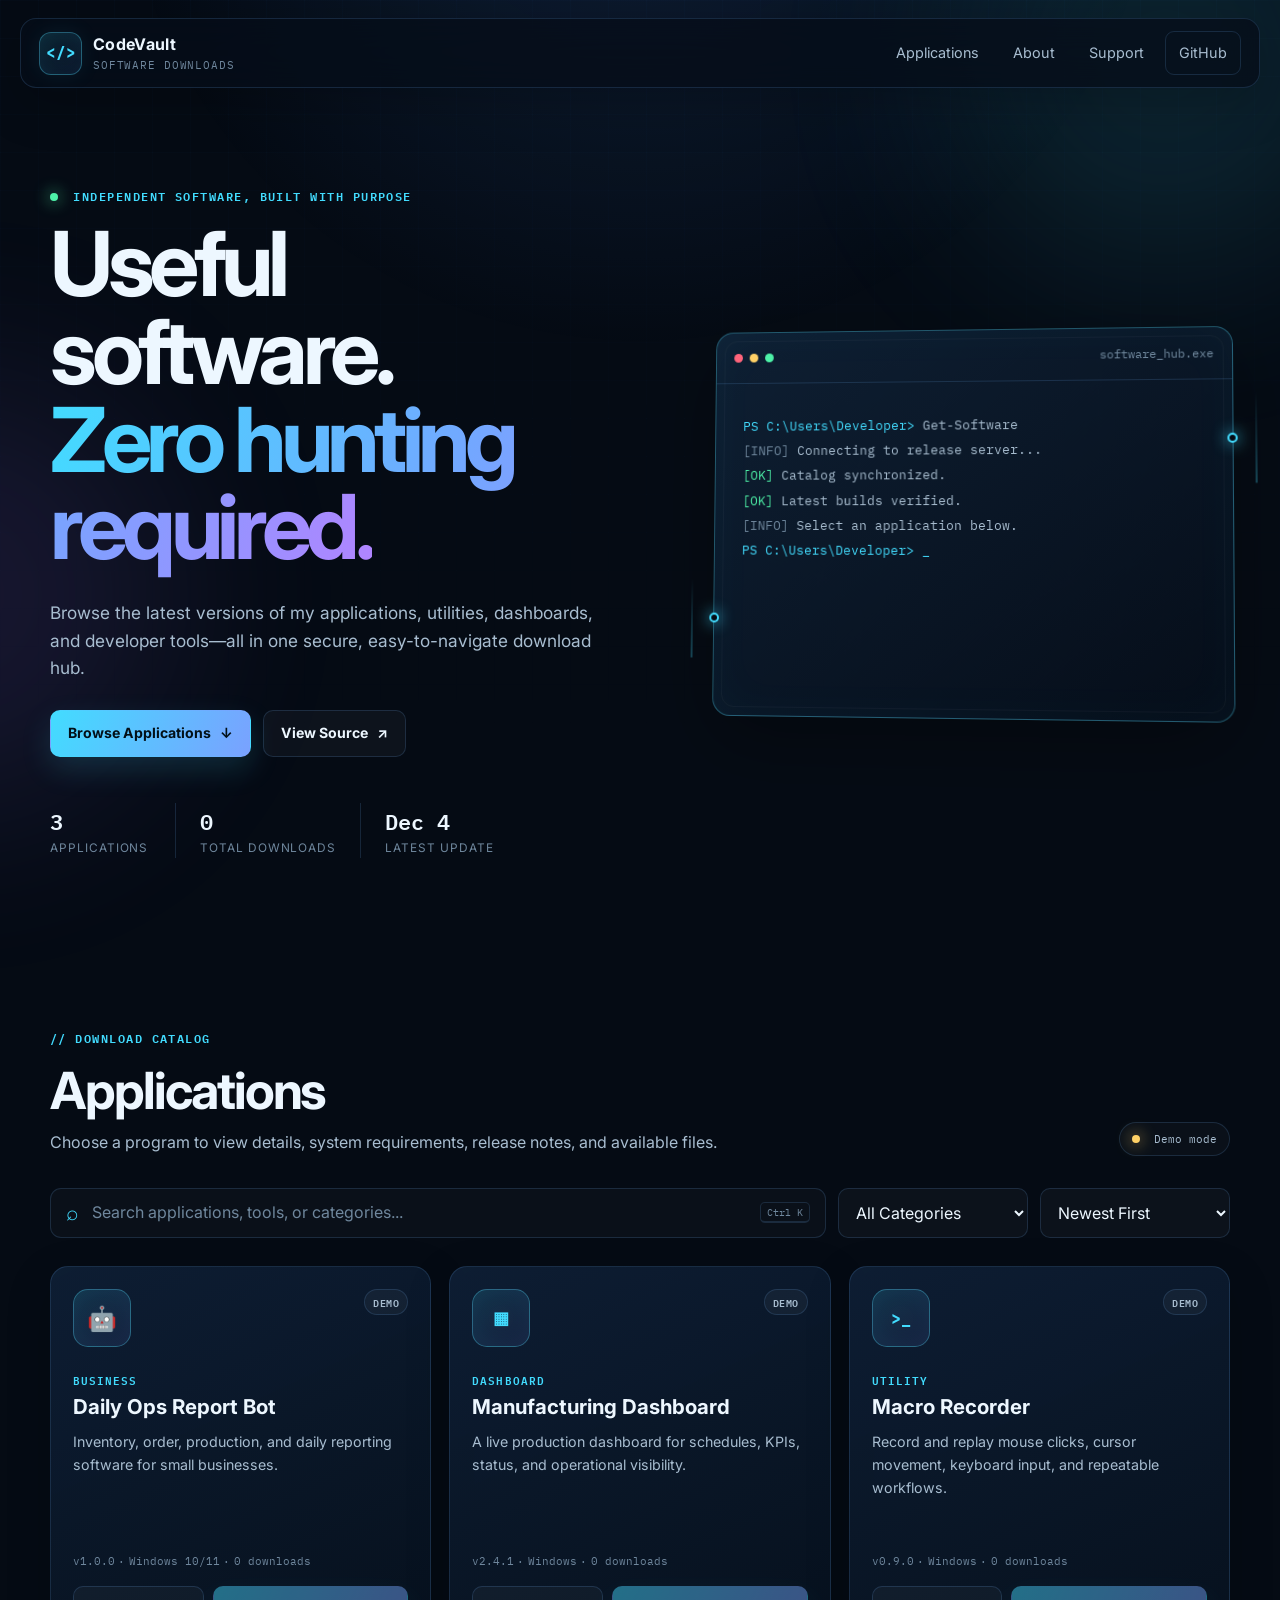
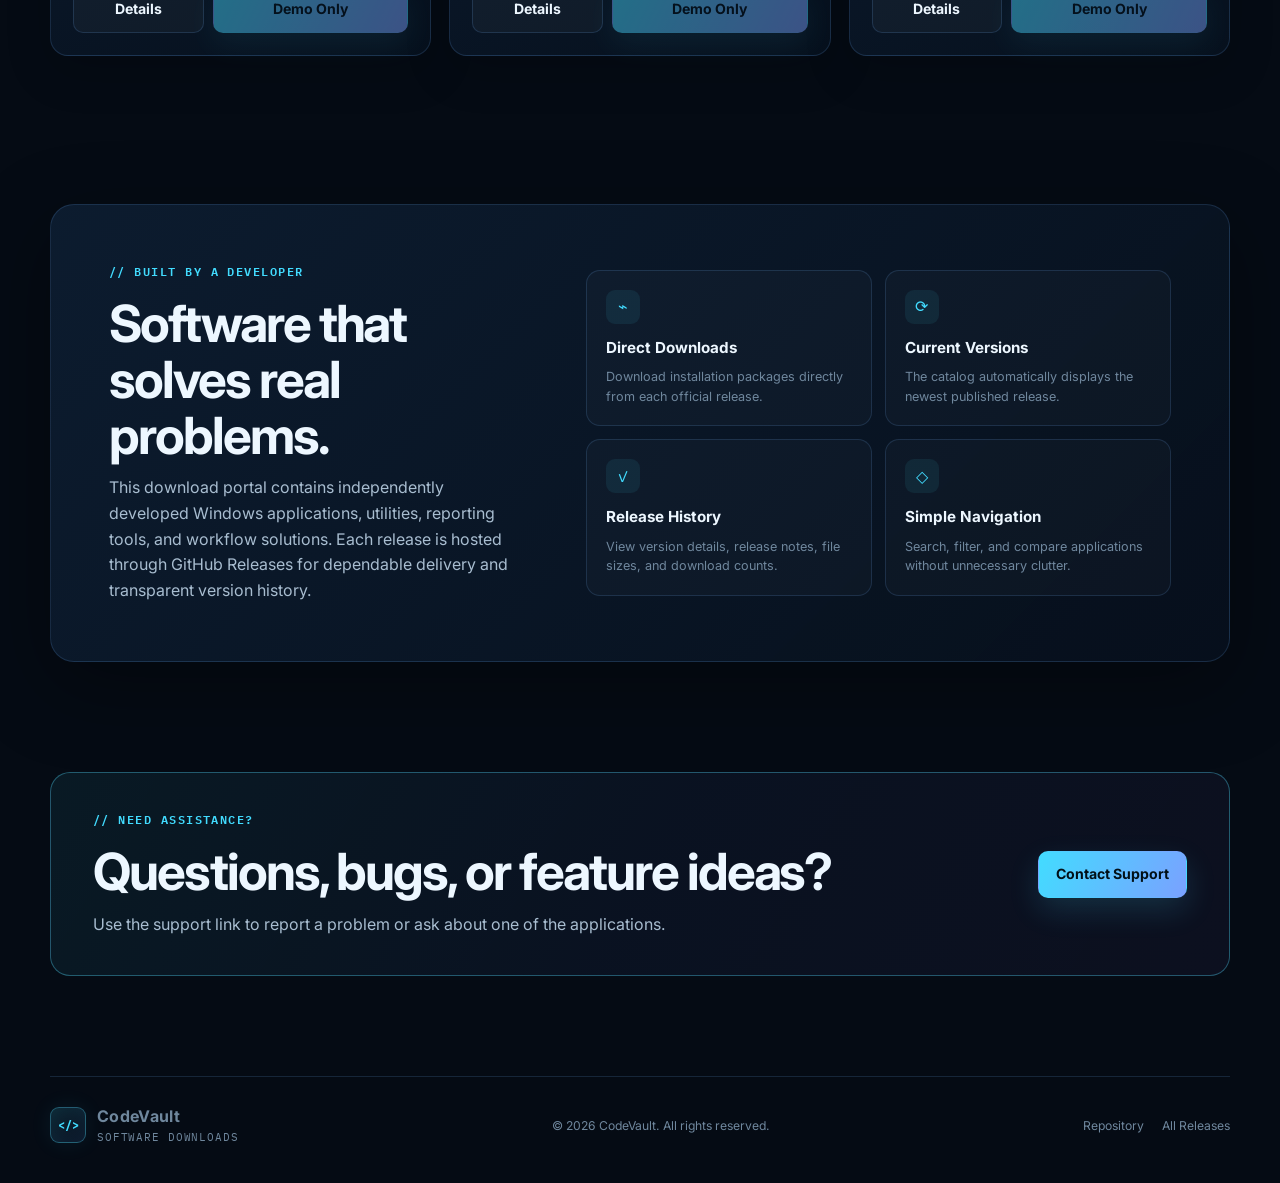
<file: index.html>
<!DOCTYPE html>
<html lang="en">
<head>
  <meta charset="UTF-8">
  <meta name="viewport" content="width=device-width, initial-scale=1.0">
  <meta name="description" content="A modern software download portal for desktop applications and developer tools.">
  <meta name="theme-color" content="#07111f">
  <title>CodeVault Downloads</title>
  <link rel="preconnect" href="https://api.github.com">
  <link rel="stylesheet" href="assets/css/styles.css">
  <script src="assets/js/config.js" defer></script>
  <script src="assets/js/app.js" defer></script>
</head>
<body>
  <div class="background-grid" aria-hidden="true"></div>
  <div class="orb orb-one" aria-hidden="true"></div>
  <div class="orb orb-two" aria-hidden="true"></div>

  <header class="site-header">
    <a class="brand" href="#top" aria-label="Go to homepage">
      <span class="brand-mark" aria-hidden="true">&lt;/&gt;</span>
      <span>
        <strong data-brand-name>CodeVault</strong>
        <small>Software Downloads</small>
      </span>
    </a>

    <button class="nav-toggle" type="button" aria-expanded="false" aria-controls="main-nav">
      <span></span><span></span><span></span>
      <span class="sr-only">Open navigation</span>
    </button>

    <nav id="main-nav" class="main-nav" aria-label="Main navigation">
      <a href="#applications">Applications</a>
      <a href="#about">About</a>
      <a href="#support">Support</a>
      <a class="nav-github" data-repo-link href="#" target="_blank" rel="noopener noreferrer">GitHub</a>
    </nav>
  </header>

  <main id="top">
    <section class="hero shell">
      <div class="hero-copy">
        <p class="eyebrow"><span class="status-dot"></span> Independent software, built with purpose</p>
        <h1>Useful software.<br><span class="gradient-text">Zero hunting required.</span></h1>
        <p class="hero-text">
          Browse the latest versions of my applications, utilities, dashboards, and developer tools—all in one secure, easy-to-navigate download hub.
        </p>
        <div class="hero-actions">
          <a class="button button-primary" href="#applications">Browse Applications <span aria-hidden="true">↓</span></a>
          <a class="button button-secondary" data-repo-link href="#" target="_blank" rel="noopener noreferrer">View Source <span aria-hidden="true">↗</span></a>
        </div>
        <div class="hero-stats" aria-label="Download portal statistics">
          <div><strong id="app-count">0</strong><span>Applications</span></div>
          <div><strong id="download-count">0</strong><span>Total Downloads</span></div>
          <div><strong id="latest-date">—</strong><span>Latest Update</span></div>
        </div>
      </div>

      <div class="terminal-card" aria-label="Decorative terminal window">
        <div class="terminal-bar">
          <div class="terminal-dots"><span></span><span></span><span></span></div>
          <span>software_hub.exe</span>
        </div>
        <div class="terminal-body" aria-hidden="true">
          <p><span class="prompt">PS C:\Users\Developer&gt;</span> Get-Software</p>
          <p><span class="muted">[INFO]</span> Connecting to release server...</p>
          <p><span class="success">[OK]</span> Catalog synchronized.</p>
          <p><span class="success">[OK]</span> Latest builds verified.</p>
          <p><span class="muted">[INFO]</span> Select an application below.</p>
          <p><span class="prompt">PS C:\Users\Developer&gt;</span> <span class="cursor">_</span></p>
        </div>
        <div class="circuit-node node-a"></div>
        <div class="circuit-node node-b"></div>
        <div class="circuit-line line-a"></div>
        <div class="circuit-line line-b"></div>
      </div>
    </section>

    <section id="applications" class="catalog-section shell">
      <div class="section-heading">
        <div>
          <p class="eyebrow">// Download catalog</p>
          <h2>Applications</h2>
          <p>Choose a program to view details, system requirements, release notes, and available files.</p>
        </div>
        <div class="sync-badge" id="sync-badge" title="Catalog status">
          <span class="status-dot"></span>
          <span id="sync-text">Connecting...</span>
        </div>
      </div>

      <div class="catalog-toolbar">
        <label class="search-box">
          <span aria-hidden="true">⌕</span>
          <span class="sr-only">Search applications</span>
          <input id="search-input" type="search" placeholder="Search applications, tools, or categories..." autocomplete="off">
          <kbd>Ctrl K</kbd>
        </label>
        <select id="category-filter" aria-label="Filter applications by category">
          <option value="all">All Categories</option>
        </select>
        <select id="sort-filter" aria-label="Sort applications">
          <option value="newest">Newest First</option>
          <option value="name">Name A–Z</option>
          <option value="downloads">Most Downloaded</option>
        </select>
      </div>

      <div id="loading-state" class="loading-state" aria-live="polite">
        <div class="loader"></div>
        <strong>Synchronizing release catalog...</strong>
        <span>Pulling the latest application data from GitHub.</span>
      </div>

      <div id="app-grid" class="app-grid" aria-live="polite"></div>

      <div id="empty-state" class="empty-state" hidden>
        <div class="empty-icon">404</div>
        <h3>No applications found</h3>
        <p>Try a different search phrase or category.</p>
        <button class="button button-secondary" id="clear-filters" type="button">Clear Filters</button>
      </div>
    </section>

    <section id="about" class="about-section shell">
      <div class="about-panel">
        <div>
          <p class="eyebrow">// Built by a developer</p>
          <h2>Software that solves real problems.</h2>
          <p data-about-text>
            This download portal contains independently developed Windows applications, utilities, reporting tools, and workflow solutions. Each release is hosted through GitHub Releases for dependable delivery and transparent version history.
          </p>
        </div>
        <div class="feature-grid">
          <article>
            <span aria-hidden="true">⌁</span>
            <h3>Direct Downloads</h3>
            <p>Download installation packages directly from each official release.</p>
          </article>
          <article>
            <span aria-hidden="true">⟳</span>
            <h3>Current Versions</h3>
            <p>The catalog automatically displays the newest published release.</p>
          </article>
          <article>
            <span aria-hidden="true">✓</span>
            <h3>Release History</h3>
            <p>View version details, release notes, file sizes, and download counts.</p>
          </article>
          <article>
            <span aria-hidden="true">◇</span>
            <h3>Simple Navigation</h3>
            <p>Search, filter, and compare applications without unnecessary clutter.</p>
          </article>
        </div>
      </div>
    </section>

    <section id="support" class="support-section shell">
      <div class="support-card">
        <div>
          <p class="eyebrow">// Need assistance?</p>
          <h2>Questions, bugs, or feature ideas?</h2>
          <p>Use the support link to report a problem or ask about one of the applications.</p>
        </div>
        <a class="button button-primary" id="support-link" href="mailto:support@example.com">Contact Support</a>
      </div>
    </section>
  </main>

  <footer class="site-footer shell">
    <div class="brand footer-brand">
      <span class="brand-mark" aria-hidden="true">&lt;/&gt;</span>
      <span><strong data-brand-name>CodeVault</strong><small>Software Downloads</small></span>
    </div>
    <p>© <span id="current-year"></span> <span data-brand-name>CodeVault</span>. All rights reserved.</p>
    <div class="footer-links">
      <a data-repo-link href="#" target="_blank" rel="noopener noreferrer">Repository</a>
      <a data-releases-link href="#" target="_blank" rel="noopener noreferrer">All Releases</a>
    </div>
  </footer>

  <dialog id="details-modal" class="details-modal">
    <button class="modal-close" type="button" aria-label="Close application details">×</button>
    <div id="modal-content"></div>
  </dialog>

  <template id="app-card-template">
    <article class="app-card">
      <div class="app-card-top">
        <div class="app-icon" aria-hidden="true"></div>
        <div class="app-badges"></div>
      </div>
      <div class="app-card-copy">
        <p class="app-category"></p>
        <h3 class="app-title"></h3>
        <p class="app-summary"></p>
      </div>
      <div class="app-meta">
        <span class="app-version"></span>
        <span class="app-platform"></span>
        <span class="app-downloads"></span>
      </div>
      <div class="app-card-actions">
        <button class="button button-secondary details-button" type="button">Details</button>
        <a class="button button-primary download-button" href="#">Download</a>
      </div>
    </article>
  </template>

  <noscript>
    <div class="noscript-message">JavaScript is required to load the application catalog.</div>
  </noscript>
</body>
</html>
</file>
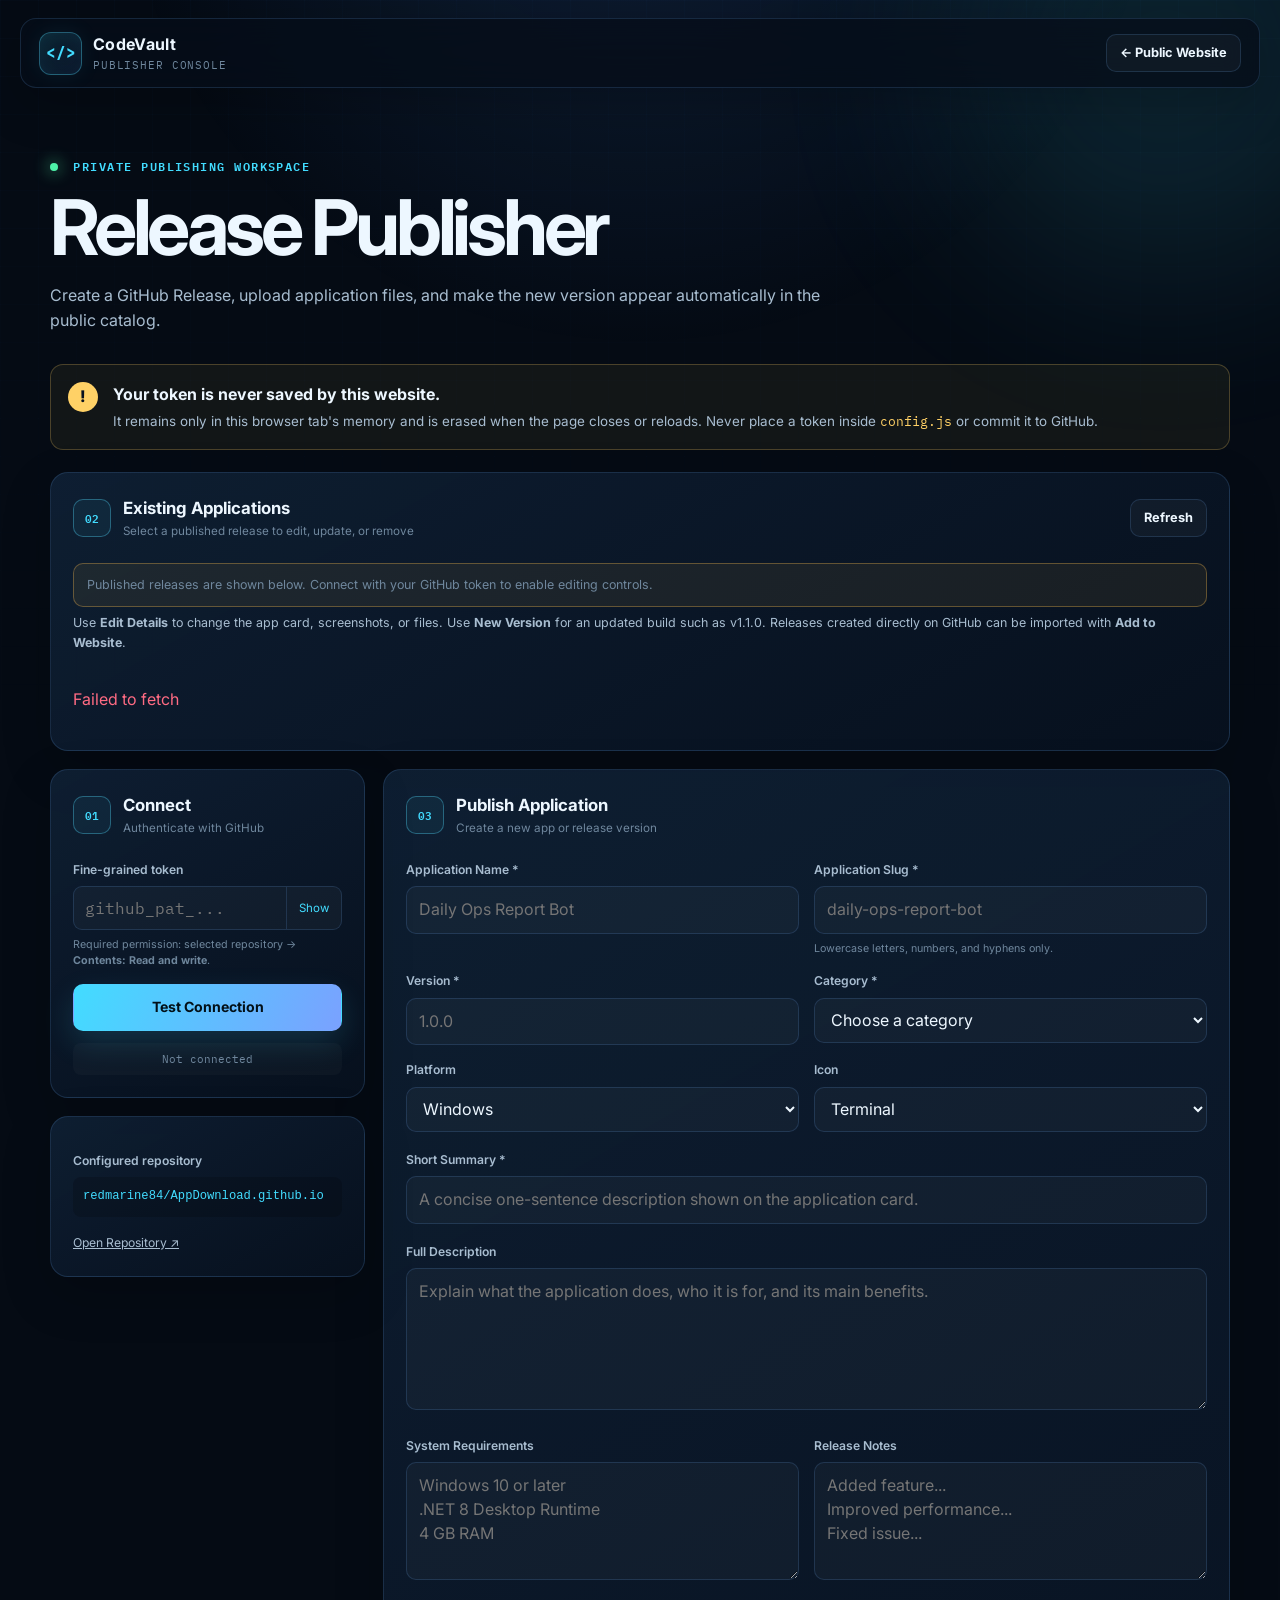
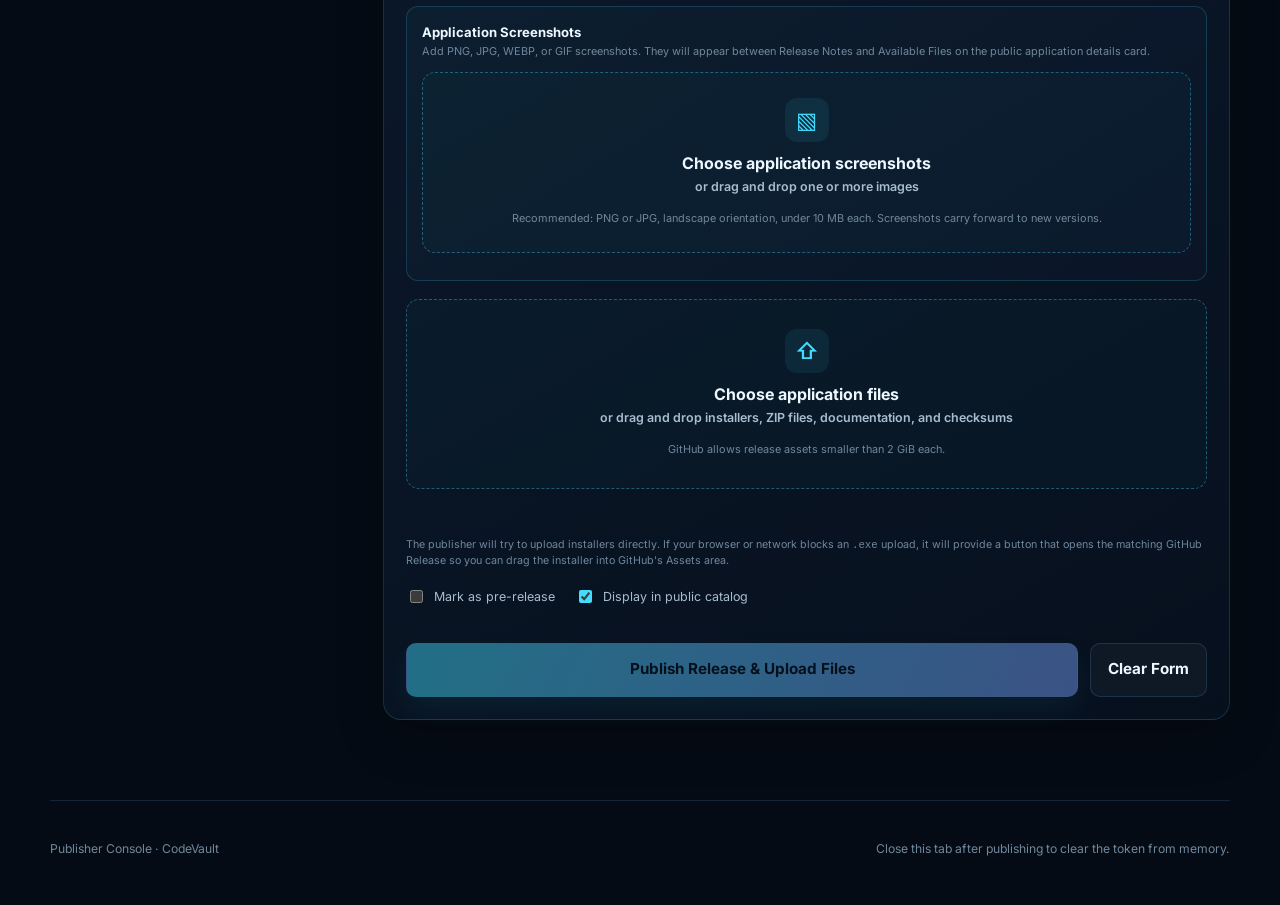
<file: admin.html>
<!DOCTYPE html>
<html lang="en">
<head>
  <meta charset="UTF-8">
  <meta name="viewport" content="width=device-width, initial-scale=1.0">
  <meta name="robots" content="noindex,nofollow,noarchive">
  <meta name="theme-color" content="#07111f">
  <title>Publisher Console | CodeVault</title>
  <link rel="stylesheet" href="assets/css/styles.css">
  <script src="assets/js/config.js" defer></script>
  <script src="assets/js/admin.js" defer></script>
</head>
<body class="admin-body">
  <div class="background-grid" aria-hidden="true"></div>
  <div class="orb orb-one" aria-hidden="true"></div>

  <header class="site-header">
    <a class="brand" href="index.html">
      <span class="brand-mark" aria-hidden="true">&lt;/&gt;</span>
      <span><strong data-brand-name>CodeVault</strong><small>Publisher Console</small></span>
    </a>
    <a class="button button-secondary button-small" href="index.html">← Public Website</a>
  </header>

  <main class="admin-shell shell">
    <section class="admin-intro">
      <p class="eyebrow"><span class="status-dot"></span> Private publishing workspace</p>
      <h1>Release Publisher</h1>
      <p>Create a GitHub Release, upload application files, and make the new version appear automatically in the public catalog.</p>
    </section>

    <div class="security-notice">
      <span class="notice-icon" aria-hidden="true">!</span>
      <div>
        <strong>Your token is never saved by this website.</strong>
        <p>It remains only in this browser tab's memory and is erased when the page closes or reloads. Never place a token inside <code>config.js</code> or commit it to GitHub.</p>
      </div>
    </div>

    <section class="admin-panel recent-panel management-panel" id="manage-apps">
      <div class="panel-heading">
        <span class="step-number">02</span>
        <div><h2>Existing Applications</h2><p>Select a published release to edit, update, or remove</p></div>
        <button id="refresh-releases" class="button button-secondary button-small" type="button">Refresh</button>
      </div>
      <div id="management-connection-note" class="management-connection-note">
        Published releases are shown below. Connect with your GitHub token to enable editing controls.
      </div>
      <p class="management-help">Use <strong>Edit Details</strong> to change the app card, screenshots, or files. Use <strong>New Version</strong> for an updated build such as v1.1.0. Releases created directly on GitHub can be imported with <strong>Add to Website</strong>.</p>
      <div id="recent-releases" class="recent-releases">
        <p class="muted-text">Loading published releases...</p>
      </div>
    </section>

    <section class="admin-layout">
      <aside class="admin-sidebar">
        <div class="admin-panel">
          <div class="panel-heading">
            <span class="step-number">01</span>
            <div><h2>Connect</h2><p>Authenticate with GitHub</p></div>
          </div>

          <label class="field-label" for="github-token">Fine-grained token</label>
          <div class="password-field">
            <input id="github-token" type="password" autocomplete="off" spellcheck="false" placeholder="github_pat_...">
            <button id="toggle-token" type="button" aria-label="Show or hide token">Show</button>
          </div>
          <p class="field-help">Required permission: selected repository → <strong>Contents: Read and write</strong>.</p>

          <button id="connect-button" class="button button-primary button-full" type="button">Test Connection</button>
          <div id="connection-status" class="connection-status" aria-live="polite">Not connected</div>
        </div>

        <div class="admin-panel repo-panel">
          <p class="field-label">Configured repository</p>
          <code id="configured-repo">OWNER/REPOSITORY</code>
          <a data-repo-link href="#" target="_blank" rel="noopener noreferrer">Open Repository ↗</a>
        </div>
      </aside>

      <section class="admin-panel release-panel">
        <div class="panel-heading">
          <span class="step-number">03</span>
          <div><h2 id="editor-title">Publish Application</h2><p id="editor-subtitle">Create a new app or release version</p></div>
        </div>

        <div id="editor-mode" class="editor-mode" hidden>
          <div>
            <strong id="editor-mode-title">Editing release</strong>
            <span id="editor-mode-detail"></span>
          </div>
          <button id="cancel-edit" class="button button-secondary button-small" type="button">Cancel</button>
        </div>

        <form id="release-form" novalidate>
          <div class="form-grid two-columns">
            <label>
              <span>Application Name *</span>
              <input id="app-name" name="appName" type="text" required maxlength="80" placeholder="Daily Ops Report Bot">
            </label>
            <label>
              <span>Application Slug *</span>
              <input id="app-slug" name="slug" type="text" required maxlength="60" pattern="[a-z0-9-]+" placeholder="daily-ops-report-bot">
              <small>Lowercase letters, numbers, and hyphens only.</small>
            </label>
            <label>
              <span>Version *</span>
              <input id="version" name="version" type="text" required maxlength="30" placeholder="1.0.0">
            </label>
            <label>
              <span>Category *</span>
              <select id="category" name="category" required>
                <option value="">Choose a category</option>
                <option>Business</option>
                <option>Dashboard</option>
                <option>Developer Tool</option>
                <option>Manufacturing</option>
                <option>Productivity</option>
                <option>Utility</option>
                <option>Other</option>
              </select>
            </label>
            <label>
              <span>Platform</span>
              <select id="platform" name="platform">
                <option>Windows</option>
                <option>Windows 10/11</option>
                <option>Cross-platform</option>
                <option>Web</option>
                <option>Linux</option>
                <option>macOS</option>
              </select>
            </label>
            <label>
              <span>Icon</span>
              <select id="icon" name="icon">
                <option value="terminal">Terminal</option>
                <option value="dashboard">Dashboard</option>
                <option value="database">Database</option>
                <option value="gear">Gear</option>
                <option value="package">Package</option>
                <option value="robot">Robot</option>
                <option value="chart">Chart</option>
                <option value="code">Code</option>
              </select>
            </label>
          </div>

          <label>
            <span>Short Summary *</span>
            <input id="summary" name="summary" type="text" required maxlength="180" placeholder="A concise one-sentence description shown on the application card.">
          </label>

          <label>
            <span>Full Description</span>
            <textarea id="description" name="description" rows="5" placeholder="Explain what the application does, who it is for, and its main benefits."></textarea>
          </label>

          <div class="form-grid two-columns">
            <label>
              <span>System Requirements</span>
              <textarea id="requirements" name="requirements" rows="4" placeholder="Windows 10 or later&#10;.NET 8 Desktop Runtime&#10;4 GB RAM"></textarea>
            </label>
            <label>
              <span>Release Notes</span>
              <textarea id="release-notes" name="releaseNotes" rows="4" placeholder="Added feature...&#10;Improved performance...&#10;Fixed issue..."></textarea>
            </label>
          </div>

          <section class="admin-screenshot-panel" aria-labelledby="screenshot-upload-title">
            <div class="existing-assets-heading screenshot-section-heading">
              <div>
                <strong id="screenshot-upload-title">Application Screenshots</strong>
                <span>Add PNG, JPG, WEBP, or GIF screenshots. They will appear between Release Notes and Available Files on the public application details card.</span>
              </div>
            </div>

            <div id="existing-screenshots-panel" class="existing-screenshots-panel" hidden>
              <div class="existing-assets-heading">
                <div><strong>Current Screenshots</strong><span>Mark a screenshot for removal, or upload an image with the same filename to replace it.</span></div>
              </div>
              <div id="existing-screenshots" class="existing-screenshots"></div>
            </div>

            <label class="file-drop screenshot-drop" id="screenshot-drop">
              <input id="screenshot-files" name="screenshots" type="file" multiple accept="image/png,image/jpeg,image/webp,image/gif,.png,.jpg,.jpeg,.webp,.gif">
              <span class="drop-icon" aria-hidden="true">▧</span>
              <strong>Choose application screenshots</strong>
              <span>or drag and drop one or more images</span>
              <small>Recommended: PNG or JPG, landscape orientation, under 10 MB each. Screenshots carry forward to new versions.</small>
            </label>
            <div id="screenshot-list" class="screenshot-upload-list"></div>
          </section>

          <div id="existing-assets-panel" class="existing-assets-panel" hidden>
            <div class="existing-assets-heading">
              <div><strong>Existing Files</strong><span>Mark a file for removal, or upload a new file with the same name to replace it.</span></div>
            </div>
            <div id="existing-assets" class="existing-assets"></div>
          </div>

          <label class="file-drop" id="file-drop">
            <input id="release-files" name="files" type="file" multiple>
            <span class="drop-icon" aria-hidden="true">⇧</span>
            <strong>Choose application files</strong>
            <span>or drag and drop installers, ZIP files, documentation, and checksums</span>
            <small>GitHub allows release assets smaller than 2 GiB each.</small>
          </label>
          <div id="file-list" class="file-list"></div>
          <p class="field-help upload-help">The publisher will try to upload installers directly. If your browser or network blocks an <code>.exe</code> upload, it will provide a button that opens the matching GitHub Release so you can drag the installer into GitHub's Assets area.</p>

          <div class="release-options">
            <label class="checkbox-label"><input id="prerelease" type="checkbox"> Mark as pre-release</label>
            <label class="checkbox-label"><input id="latest" type="checkbox" checked> Display in public catalog</label>
          </div>

          <div id="publish-progress" class="publish-progress" hidden>
            <div class="progress-heading"><span id="progress-label">Preparing release...</span><strong id="progress-percent">0%</strong></div>
            <div class="progress-track"><div id="progress-bar"></div></div>
            <div id="publish-log" class="publish-log" aria-live="polite"></div>
          </div>

          <div id="form-message" class="form-message" aria-live="polite"></div>

          <div class="form-actions">
            <button id="publish-button" class="button button-primary button-large" type="submit" disabled>
              Publish Release & Upload Files
            </button>
            <button id="clear-form" class="button button-secondary button-large" type="button">Clear Form</button>
          </div>
        </form>
      </section>
    </section>

  </main>

  <footer class="site-footer shell">
    <p>Publisher Console · <span data-brand-name>CodeVault</span></p>
    <p>Close this tab after publishing to clear the token from memory.</p>
  </footer>
</body>
</html>
</file>
<file: assets/css/styles.css>
@import url('https://fonts.googleapis.com/css2?family=IBM+Plex+Mono:wght@400;500;600&family=Inter:wght@400;500;600;700;800&display=swap');

:root {
  --bg: #050b14;
  --bg-soft: #081221;
  --panel: rgba(10, 24, 41, 0.82);
  --panel-solid: #0a1829;
  --panel-light: #10223a;
  --border: rgba(112, 180, 255, 0.16);
  --border-strong: rgba(82, 222, 255, 0.34);
  --text: #edf7ff;
  --text-soft: #a8bdd0;
  --muted: #6f879d;
  --cyan: #42dcff;
  --blue: #5e83ff;
  --violet: #9f72ff;
  --green: #4df2a8;
  --yellow: #ffd166;
  --red: #ff6b83;
  --shadow: 0 24px 80px rgba(0, 0, 0, 0.35);
  --radius: 18px;
  --mono: "IBM Plex Mono", Consolas, monospace;
  --sans: "Inter", system-ui, -apple-system, BlinkMacSystemFont, "Segoe UI", sans-serif;
}

* { box-sizing: border-box; }
html { scroll-behavior: smooth; }
body {
  margin: 0;
  min-width: 320px;
  background: var(--bg);
  color: var(--text);
  font-family: var(--sans);
  line-height: 1.6;
  overflow-x: hidden;
}
body::before {
  content: "";
  position: fixed;
  inset: 0;
  pointer-events: none;
  background: radial-gradient(circle at 50% -20%, rgba(70, 145, 255, 0.16), transparent 42%);
  z-index: -4;
}
a { color: inherit; }
button, input, select, textarea { font: inherit; }
button, a { -webkit-tap-highlight-color: transparent; }
::selection { background: rgba(66, 220, 255, 0.24); color: #fff; }

.background-grid {
  position: fixed;
  inset: 0;
  z-index: -5;
  pointer-events: none;
  opacity: 0.52;
  background-image:
    linear-gradient(rgba(77, 157, 255, 0.045) 1px, transparent 1px),
    linear-gradient(90deg, rgba(77, 157, 255, 0.045) 1px, transparent 1px);
  background-size: 38px 38px;
  mask-image: linear-gradient(to bottom, #000 0%, transparent 90%);
}
.orb { position: fixed; width: 430px; height: 430px; border-radius: 50%; filter: blur(100px); opacity: .12; z-index: -3; pointer-events: none; }
.orb-one { background: var(--cyan); top: -160px; right: -100px; }
.orb-two { background: var(--violet); bottom: 10%; left: -260px; }

.shell { width: min(1180px, calc(100% - 40px)); margin-inline: auto; }
.sr-only { position: absolute; width: 1px; height: 1px; padding: 0; margin: -1px; overflow: hidden; clip: rect(0,0,0,0); white-space: nowrap; border: 0; }
.muted-text { color: var(--muted); }
.error-text { color: var(--red); }
.preserve-lines { white-space: pre-line; }

.site-header {
  width: min(1240px, calc(100% - 32px));
  margin: 18px auto 0;
  min-height: 70px;
  display: flex;
  align-items: center;
  justify-content: space-between;
  gap: 24px;
  padding: 12px 18px;
  position: sticky;
  top: 14px;
  z-index: 50;
  background: rgba(6, 14, 25, .78);
  border: 1px solid var(--border);
  border-radius: 16px;
  backdrop-filter: blur(18px);
  box-shadow: 0 14px 50px rgba(0,0,0,.22);
}
.brand { display: inline-flex; align-items: center; gap: 11px; text-decoration: none; }
.brand-mark {
  width: 43px; height: 43px; display: grid; place-items: center;
  color: var(--cyan); font-family: var(--mono); font-weight: 700;
  background: linear-gradient(145deg, rgba(66,220,255,.12), rgba(94,131,255,.08));
  border: 1px solid var(--border-strong); border-radius: 12px;
  box-shadow: inset 0 0 20px rgba(66,220,255,.06), 0 0 22px rgba(66,220,255,.08);
}
.brand strong, .brand small { display: block; }
.brand strong { font-size: 1rem; letter-spacing: .02em; }
.brand small { color: var(--muted); font-family: var(--mono); font-size: .68rem; letter-spacing: .08em; text-transform: uppercase; }
.main-nav { display: flex; align-items: center; gap: 8px; }
.main-nav a { padding: 9px 13px; border-radius: 9px; color: var(--text-soft); text-decoration: none; font-size: .9rem; transition: .2s ease; }
.main-nav a:hover { color: var(--text); background: rgba(255,255,255,.05); }
.main-nav .nav-github { border: 1px solid var(--border); }
.nav-toggle { display: none; width: 42px; height: 42px; border: 0; background: transparent; cursor: pointer; }
.nav-toggle span:not(.sr-only) { display: block; width: 23px; height: 2px; margin: 5px auto; background: var(--text); }

.hero { min-height: 690px; padding: 100px 0 84px; display: grid; grid-template-columns: 1.05fr .95fr; gap: 84px; align-items: center; }
.eyebrow { margin: 0 0 15px; color: var(--cyan); font: 600 .76rem/1.4 var(--mono); letter-spacing: .12em; text-transform: uppercase; }
.status-dot { display: inline-block; width: 8px; height: 8px; margin-right: 7px; border-radius: 50%; background: var(--green); box-shadow: 0 0 16px var(--green); animation: pulse 2s infinite; }
.hero h1 { margin: 0; font-size: clamp(3rem, 7vw, 5.8rem); line-height: .98; letter-spacing: -.06em; }
.gradient-text { color: transparent; background: linear-gradient(110deg, var(--cyan), #73a7ff 54%, #b184ff); -webkit-background-clip: text; background-clip: text; }
.hero-text { max-width: 680px; margin: 28px 0; color: var(--text-soft); font-size: 1.08rem; }
.hero-actions { display: flex; flex-wrap: wrap; gap: 12px; }
.button {
  min-height: 44px; display: inline-flex; align-items: center; justify-content: center; gap: 9px;
  padding: 11px 17px; border: 1px solid transparent; border-radius: 10px;
  font-weight: 700; font-size: .88rem; text-decoration: none; cursor: pointer;
  transition: transform .18s ease, border-color .18s ease, background .18s ease, box-shadow .18s ease, opacity .18s ease;
}
.button:hover:not(:disabled):not(.is-disabled) { transform: translateY(-2px); }
.button:focus-visible { outline: 2px solid var(--cyan); outline-offset: 3px; }
.button-primary { color: #021018; background: linear-gradient(115deg, var(--cyan), #7aa1ff); box-shadow: 0 12px 30px rgba(66,220,255,.15); }
.button-primary:hover:not(:disabled):not(.is-disabled) { box-shadow: 0 17px 38px rgba(66,220,255,.24); }
.button-secondary { color: var(--text); background: rgba(255,255,255,.035); border-color: var(--border); }
.button-secondary:hover:not(:disabled):not(.is-disabled) { border-color: var(--border-strong); background: rgba(66,220,255,.07); }
.button-small { min-height: 38px; padding: 8px 13px; font-size: .8rem; }
.button-large { min-height: 54px; font-size: .95rem; }
.button-full { width: 100%; }
.button:disabled, .button.is-disabled { opacity: .46; cursor: not-allowed; transform: none; }
.hero-stats { display: flex; flex-wrap: wrap; gap: 0; margin-top: 46px; }
.hero-stats div { min-width: 125px; padding: 0 24px; border-left: 1px solid var(--border); }
.hero-stats div:first-child { padding-left: 0; border-left: 0; }
.hero-stats strong, .hero-stats span { display: block; }
.hero-stats strong { font: 600 1.35rem var(--mono); }
.hero-stats span { color: var(--muted); font-size: .74rem; text-transform: uppercase; letter-spacing: .08em; }

.terminal-card {
  position: relative; min-height: 390px; border: 1px solid var(--border-strong); border-radius: 18px;
  background: linear-gradient(145deg, rgba(14,32,52,.94), rgba(5,13,24,.95));
  box-shadow: var(--shadow), inset 0 0 50px rgba(66,220,255,.035);
  transform: perspective(1000px) rotateY(-4deg) rotateX(2deg);
}
.terminal-card::before { content: ""; position: absolute; inset: 8px; border: 1px solid rgba(255,255,255,.035); border-radius: 13px; pointer-events: none; }
.terminal-bar { height: 52px; padding: 0 18px; display: flex; align-items: center; justify-content: space-between; border-bottom: 1px solid var(--border); color: var(--muted); font: .72rem var(--mono); }
.terminal-dots { display: flex; gap: 7px; }
.terminal-dots span { width: 9px; height: 9px; border-radius: 50%; background: #ff647b; }
.terminal-dots span:nth-child(2) { background: #ffd166; }
.terminal-dots span:nth-child(3) { background: var(--green); }
.terminal-body { padding: 31px 28px; font: .83rem/1.9 var(--mono); color: var(--text-soft); }
.terminal-body p { margin: 0; }
.prompt { color: var(--cyan); }
.success { color: var(--green); }
.muted { color: var(--muted); }
.cursor { color: var(--cyan); animation: blink 1s step-end infinite; }
.circuit-node { position: absolute; width: 10px; height: 10px; border: 2px solid var(--cyan); background: var(--bg); border-radius: 50%; box-shadow: 0 0 15px var(--cyan); }
.node-a { right: -5px; top: 27%; }
.node-b { left: -5px; bottom: 24%; }
.circuit-line { position: absolute; height: 1px; background: linear-gradient(90deg, transparent, var(--cyan)); opacity: .55; }
.line-a { width: 90px; right: -68px; top: 28%; transform: rotate(90deg); }
.line-b { width: 80px; left: -63px; bottom: 25%; transform: rotate(90deg); }

.catalog-section { padding: 88px 0; }
.section-heading { display: flex; justify-content: space-between; align-items: end; gap: 30px; margin-bottom: 32px; }
.section-heading h2, .about-panel h2, .support-card h2 { margin: 0; font-size: clamp(2rem, 4vw, 3.2rem); letter-spacing: -.04em; line-height: 1.1; }
.section-heading p:not(.eyebrow), .about-panel > div > p:not(.eyebrow), .support-card p:not(.eyebrow) { max-width: 690px; margin: 12px 0 0; color: var(--text-soft); }
.sync-badge { flex: 0 0 auto; padding: 9px 12px; border: 1px solid var(--border); border-radius: 999px; color: var(--text-soft); background: rgba(255,255,255,.025); font: .7rem var(--mono); }
.sync-badge[data-state="error"] .status-dot { background: var(--red); box-shadow: 0 0 16px var(--red); }
.sync-badge[data-state="warning"] .status-dot, .sync-badge[data-state="demo"] .status-dot { background: var(--yellow); box-shadow: 0 0 16px var(--yellow); }
.catalog-toolbar { display: grid; grid-template-columns: 1fr 190px 190px; gap: 12px; margin-bottom: 28px; }
.search-box { min-height: 50px; display: flex; align-items: center; gap: 11px; padding: 0 15px; border: 1px solid var(--border); background: rgba(255,255,255,.025); border-radius: 11px; }
.search-box:focus-within { border-color: var(--border-strong); box-shadow: 0 0 0 3px rgba(66,220,255,.05); }
.search-box > span:first-child { color: var(--cyan); font-size: 1.3rem; }
.search-box input { width: 100%; color: var(--text); background: transparent; border: 0; outline: 0; }
.search-box input::placeholder { color: var(--muted); }
kbd { color: var(--muted); border: 1px solid var(--border); border-bottom-width: 2px; border-radius: 5px; padding: 2px 6px; font: .65rem var(--mono); white-space: nowrap; }
select, input, textarea { color-scheme: dark; }
.catalog-toolbar select, .form-grid select, .form-grid input, form > label input, textarea, .password-field input {
  width: 100%; border: 1px solid var(--border); border-radius: 10px; background: rgba(255,255,255,.03); color: var(--text); outline: 0;
}
.catalog-toolbar select { min-height: 50px; padding: 0 13px; }
.catalog-toolbar select:focus, input:focus, select:focus, textarea:focus { border-color: var(--border-strong); box-shadow: 0 0 0 3px rgba(66,220,255,.05); }
.loading-state, .empty-state { min-height: 340px; display: flex; flex-direction: column; align-items: center; justify-content: center; text-align: center; color: var(--text-soft); border: 1px dashed var(--border); border-radius: var(--radius); background: rgba(255,255,255,.015); }
.loading-state[hidden], .empty-state[hidden] { display: none; }
.loading-state span, .empty-state p { color: var(--muted); }
.loader { width: 40px; height: 40px; margin-bottom: 18px; border: 3px solid rgba(66,220,255,.15); border-top-color: var(--cyan); border-radius: 50%; animation: spin .8s linear infinite; }
.empty-icon { margin-bottom: 12px; color: var(--cyan); font: 700 2.8rem var(--mono); }
.empty-state h3 { margin: 0; }
.app-grid { display: grid; grid-template-columns: repeat(3, 1fr); gap: 18px; }
.app-card {
  min-height: 390px; padding: 22px; display: flex; flex-direction: column;
  border: 1px solid var(--border); border-radius: var(--radius);
  background: linear-gradient(155deg, rgba(16,34,58,.82), rgba(7,17,30,.9));
  box-shadow: 0 15px 45px rgba(0,0,0,.17);
  animation: cardIn .45s ease both; animation-delay: var(--card-delay);
  transition: transform .22s ease, border-color .22s ease, box-shadow .22s ease;
}
.app-card:hover { transform: translateY(-6px); border-color: var(--border-strong); box-shadow: 0 23px 55px rgba(0,0,0,.28), 0 0 30px rgba(66,220,255,.035); }
.app-card-top { display: flex; justify-content: space-between; align-items: start; gap: 12px; }
.app-icon {
  width: 58px; height: 58px; display: grid; place-items: center; flex: 0 0 auto;
  border: 1px solid var(--border-strong); border-radius: 15px;
  background: linear-gradient(145deg, rgba(66,220,255,.12), rgba(159,114,255,.08));
  color: var(--cyan); font: 700 1.05rem var(--mono); box-shadow: inset 0 0 22px rgba(66,220,255,.05);
}
.app-icon[data-icon="robot"] { font-size: 1.5rem; }
.app-icon.large { width: 78px; height: 78px; border-radius: 19px; font-size: 1.35rem; }
.app-badges { display: flex; flex-wrap: wrap; justify-content: flex-end; gap: 6px; }
.badge { display: inline-flex; align-items: center; min-height: 25px; padding: 3px 8px; border-radius: 999px; font: 600 .62rem var(--mono); text-transform: uppercase; letter-spacing: .05em; border: 1px solid var(--border); }
.badge-success { color: var(--green); background: rgba(77,242,168,.08); border-color: rgba(77,242,168,.22); }
.badge-warning { color: var(--yellow); background: rgba(255,209,102,.08); border-color: rgba(255,209,102,.22); }
.badge-muted { color: var(--text-soft); background: rgba(255,255,255,.04); }
.app-card-copy { margin: 23px 0 0; }
.app-category { margin: 0 0 5px; color: var(--cyan); font: 600 .66rem var(--mono); text-transform: uppercase; letter-spacing: .1em; }
.app-title { margin: 0; font-size: 1.28rem; line-height: 1.25; }
.app-summary { margin: 12px 0 0; color: var(--text-soft); font-size: .89rem; }
.app-meta { display: flex; flex-wrap: wrap; gap: 8px 14px; margin-top: auto; padding-top: 21px; color: var(--muted); font: .69rem var(--mono); }
.app-meta span { position: relative; }
.app-meta span:not(:last-child)::after { content: "·"; position: absolute; right: -10px; }
.app-card-actions { display: grid; grid-template-columns: .8fr 1.2fr; gap: 9px; margin-top: 18px; }

.about-section { padding: 60px 0 90px; }
.about-panel { padding: clamp(28px, 5vw, 58px); display: grid; grid-template-columns: .82fr 1.18fr; gap: 70px; align-items: center; border: 1px solid var(--border); border-radius: 24px; background: linear-gradient(135deg, rgba(14,31,52,.86), rgba(7,16,29,.92)); box-shadow: var(--shadow); }
.feature-grid { display: grid; grid-template-columns: 1fr 1fr; gap: 13px; }
.feature-grid article { padding: 19px; border: 1px solid var(--border); border-radius: 14px; background: rgba(255,255,255,.025); }
.feature-grid article > span { display: grid; place-items: center; width: 34px; height: 34px; margin-bottom: 12px; border-radius: 9px; background: rgba(66,220,255,.08); color: var(--cyan); font-family: var(--mono); }
.feature-grid h3 { margin: 0; font-size: .95rem; }
.feature-grid p { margin: 7px 0 0; color: var(--muted); font-size: .79rem; line-height: 1.55; }
.support-section { padding: 20px 0 100px; }
.support-card { padding: 38px 42px; display: flex; align-items: center; justify-content: space-between; gap: 30px; border: 1px solid var(--border-strong); border-radius: 20px; background: linear-gradient(120deg, rgba(66,220,255,.07), rgba(94,131,255,.06), rgba(159,114,255,.05)); }
.site-footer { padding: 26px 0 36px; display: flex; align-items: center; justify-content: space-between; gap: 24px; border-top: 1px solid var(--border); color: var(--muted); font-size: .76rem; }
.footer-brand .brand-mark { width: 36px; height: 36px; border-radius: 9px; font-size: .76rem; }
.footer-links { display: flex; gap: 18px; }
.footer-links a { text-decoration: none; }
.footer-links a:hover { color: var(--cyan); }

.details-modal {
  width: min(760px, calc(100% - 30px)); max-height: calc(100vh - 42px); overflow: auto; padding: 0;
  color: var(--text); border: 1px solid var(--border-strong); border-radius: 20px;
  background: #081525; box-shadow: 0 40px 110px rgba(0,0,0,.65);
}
.details-modal::backdrop { background: rgba(1,5,10,.78); backdrop-filter: blur(8px); }
.modal-close { position: sticky; top: 14px; float: right; z-index: 2; width: 38px; height: 38px; margin: 14px 14px -52px 0; border: 1px solid var(--border); border-radius: 50%; background: rgba(5,11,20,.85); color: var(--text); font-size: 1.4rem; cursor: pointer; }
#modal-content { padding: 34px; }
.modal-app-header { display: flex; align-items: center; gap: 18px; padding-right: 45px; }
.modal-app-header h2 { margin: 0; font-size: 2rem; letter-spacing: -.03em; }
.modal-version-row { display: flex; flex-wrap: wrap; gap: 8px 18px; color: var(--muted); font: .72rem var(--mono); }
.modal-summary { margin: 24px 0; padding: 18px; border: 1px solid var(--border); border-radius: 12px; color: var(--text-soft); background: rgba(255,255,255,.025); }
.modal-sections { display: grid; gap: 24px; }
.modal-sections h3 { margin: 0 0 10px; font-size: .78rem; color: var(--cyan); font-family: var(--mono); letter-spacing: .08em; text-transform: uppercase; }
.modal-sections p, .modal-sections li { color: var(--text-soft); font-size: .88rem; }
.modal-sections ul { margin: 0; padding-left: 20px; }
.asset-list { display: grid; gap: 8px; }
.asset-row { display: grid; grid-template-columns: auto 1fr auto; gap: 12px; align-items: center; padding: 12px; border: 1px solid var(--border); border-radius: 10px; text-decoration: none; background: rgba(255,255,255,.02); }
.asset-row:hover { border-color: var(--border-strong); background: rgba(66,220,255,.04); }
.asset-icon { width: 34px; height: 34px; display: grid; place-items: center; border-radius: 8px; background: rgba(66,220,255,.08); color: var(--cyan); }
.asset-row strong, .asset-row small { display: block; }
.asset-row strong { font-size: .82rem; overflow-wrap: anywhere; }
.asset-row small { color: var(--muted); font-size: .68rem; }
.asset-action { color: var(--cyan); font-size: .76rem; }
.release-link { display: inline-block; margin-top: 25px; color: var(--cyan); font-size: .82rem; }
.noscript-message { position: fixed; bottom: 20px; left: 20px; right: 20px; padding: 15px; background: #481624; color: #fff; border-radius: 10px; text-align: center; z-index: 100; }

/* Admin */
.admin-shell { padding-top: 70px; padding-bottom: 80px; }
.admin-intro { max-width: 780px; margin-bottom: 30px; }
.admin-intro h1 { margin: 0; font-size: clamp(2.7rem, 6vw, 4.8rem); letter-spacing: -.055em; line-height: 1; }
.admin-intro > p:last-child { color: var(--text-soft); }
.security-notice { display: flex; gap: 15px; align-items: flex-start; margin-bottom: 22px; padding: 17px; border: 1px solid rgba(255,209,102,.24); border-radius: 13px; background: rgba(255,209,102,.055); }
.notice-icon { width: 30px; height: 30px; display: grid; place-items: center; flex: 0 0 auto; border-radius: 50%; color: #07111f; background: var(--yellow); font-weight: 800; }
.security-notice p { margin: 3px 0 0; color: var(--text-soft); font-size: .84rem; }
.security-notice code { color: var(--yellow); font-family: var(--mono); }
.admin-layout { display: grid; grid-template-columns: 315px 1fr; gap: 18px; align-items: start; }
.admin-sidebar { display: grid; gap: 18px; position: sticky; top: 104px; }
.admin-panel { padding: 22px; border: 1px solid var(--border); border-radius: var(--radius); background: linear-gradient(150deg, rgba(15,32,53,.9), rgba(7,17,30,.94)); box-shadow: 0 18px 50px rgba(0,0,0,.18); }
.panel-heading { display: flex; align-items: center; gap: 12px; margin-bottom: 22px; }
.panel-heading > .button { margin-left: auto; }
.panel-heading h2, .panel-heading p { margin: 0; }
.panel-heading h2 { font-size: 1.05rem; }
.panel-heading p { color: var(--muted); font-size: .73rem; }
.step-number { width: 38px; height: 38px; display: grid; place-items: center; flex: 0 0 auto; color: var(--cyan); border: 1px solid var(--border-strong); border-radius: 10px; background: rgba(66,220,255,.06); font: 600 .7rem var(--mono); }
.field-label, form label > span { display: block; margin-bottom: 7px; color: var(--text-soft); font-size: .76rem; font-weight: 600; }
.password-field { display: grid; grid-template-columns: 1fr auto; }
.password-field input { min-width: 0; height: 44px; padding: 0 11px; border-radius: 9px 0 0 9px; font-family: var(--mono); }
.password-field button { padding: 0 12px; color: var(--cyan); border: 1px solid var(--border); border-left: 0; border-radius: 0 9px 9px 0; background: rgba(255,255,255,.035); cursor: pointer; font-size: .72rem; }
.field-help, form label small { display: block; margin: 7px 0 0; color: var(--muted); font-size: .67rem; line-height: 1.45; }
.admin-sidebar .button { margin-top: 16px; }
.connection-status { margin-top: 12px; padding: 9px 10px; border-radius: 8px; color: var(--muted); background: rgba(255,255,255,.025); font: .7rem var(--mono); text-align: center; }
.connection-status[data-state="success"] { color: var(--green); background: rgba(77,242,168,.07); }
.connection-status[data-state="error"] { color: var(--red); background: rgba(255,107,131,.07); }
.connection-status[data-state="loading"] { color: var(--yellow); }
.repo-panel code { display: block; margin: 7px 0 12px; padding: 10px; border-radius: 8px; background: rgba(0,0,0,.18); color: var(--cyan); font-size: .76rem; overflow-wrap: anywhere; }
.repo-panel a { color: var(--text-soft); font-size: .76rem; }
.release-panel form { display: grid; gap: 18px; }
.form-grid { display: grid; gap: 15px; }
.two-columns { grid-template-columns: 1fr 1fr; }
form label { display: block; }
.form-grid input, form > label input, .form-grid select, textarea { min-height: 45px; padding: 10px 12px; }
textarea { resize: vertical; min-height: 100px; line-height: 1.5; }
.file-drop { min-height: 190px; display: flex; flex-direction: column; justify-content: center; align-items: center; padding: 25px; text-align: center; border: 1px dashed var(--border-strong); border-radius: 13px; background: rgba(66,220,255,.025); cursor: pointer; transition: .2s ease; }
.file-drop:hover, .file-drop.is-dragging { border-color: var(--cyan); background: rgba(66,220,255,.065); }
.file-drop input { position: absolute; opacity: 0; pointer-events: none; }
.drop-icon { width: 44px; height: 44px; display: grid; place-items: center; margin-bottom: 9px; border-radius: 12px; color: var(--cyan); background: rgba(66,220,255,.08); font-size: 1.4rem; }
.file-drop > span:not(.drop-icon) { color: var(--text-soft); font-size: .78rem; }
.file-drop small { color: var(--muted); font-size: .68rem; }
.file-list { display: grid; gap: 7px; }
.file-row { display: grid; grid-template-columns: auto 1fr auto; gap: 10px; align-items: center; padding: 10px 12px; border: 1px solid var(--border); border-radius: 9px; color: var(--text-soft); font-size: .72rem; }
.file-row.file-error { border-color: rgba(255,107,131,.35); color: var(--red); }
.file-type { min-width: 38px; padding: 5px; border-radius: 6px; background: rgba(66,220,255,.07); color: var(--cyan); font: 600 .58rem var(--mono); text-align: center; }
.file-row strong, .file-row small { display: block; }
.file-row strong { color: var(--text); overflow-wrap: anywhere; }
.file-row small { color: var(--muted); }
.release-options { display: flex; flex-wrap: wrap; gap: 20px; }
.checkbox-label { display: inline-flex; align-items: center; gap: 8px; color: var(--text-soft); font-size: .78rem; cursor: pointer; }
.checkbox-label input { accent-color: var(--cyan); }
.publish-progress { padding: 14px; border: 1px solid var(--border); border-radius: 11px; background: rgba(0,0,0,.13); }
.publish-progress[hidden] { display: none; }
.progress-heading { display: flex; justify-content: space-between; gap: 15px; margin-bottom: 8px; font-size: .72rem; }
.progress-heading strong { color: var(--cyan); font-family: var(--mono); }
.progress-track { height: 8px; overflow: hidden; border-radius: 999px; background: rgba(255,255,255,.06); }
.progress-track > div { width: 0; height: 100%; background: linear-gradient(90deg, var(--cyan), var(--violet)); transition: width .25s ease; }
.publish-log { max-height: 155px; overflow: auto; margin-top: 12px; padding: 10px; border-radius: 8px; background: #050b14; font: .66rem/1.6 var(--mono); }
.publish-log p { margin: 0; color: var(--text-soft); }
.publish-log p[data-type="success"] { color: var(--green); }
.publish-log p[data-type="error"] { color: var(--red); }
.form-message { min-height: 0; padding: 0; border-radius: 9px; font-size: .79rem; }
.form-message:not(:empty) { padding: 11px 12px; }
.form-message[data-state="success"] { color: var(--green); border: 1px solid rgba(77,242,168,.22); background: rgba(77,242,168,.06); }
.form-message[data-state="error"] { color: var(--red); border: 1px solid rgba(255,107,131,.22); background: rgba(255,107,131,.06); }
.recent-panel { margin-top: 18px; }
.recent-releases { display: grid; gap: 8px; }
.release-row { display: flex; justify-content: space-between; align-items: center; gap: 20px; padding: 12px 14px; border: 1px solid var(--border); border-radius: 10px; background: rgba(255,255,255,.02); }
.release-row strong, .release-row span { display: block; }
.release-row strong { font-size: .84rem; }
.release-row-main > div:first-child > span { color: var(--muted); font: .66rem var(--mono); }
.release-row-meta { display: flex; align-items: center; gap: 12px; color: var(--muted); font-size: .7rem; }
.release-row-meta a { color: var(--cyan); }


.editor-mode {
  display: flex;
  align-items: center;
  justify-content: space-between;
  gap: 18px;
  margin: -4px 0 20px;
  padding: 13px 14px;
  border: 1px solid rgba(66,220,255,.25);
  border-radius: 11px;
  background: linear-gradient(90deg, rgba(66,220,255,.08), rgba(159,114,255,.055));
}
.editor-mode[hidden] { display: none; }
.editor-mode strong, .editor-mode span { display: block; }
.editor-mode strong { color: var(--cyan); font-size: .82rem; }
.editor-mode span { color: var(--text-soft); font: .68rem var(--mono); }
.form-actions { display: grid; grid-template-columns: minmax(0, 1fr) auto; gap: 12px; }
.button-danger { color: #ffdce3; background: rgba(255,107,131,.07); border-color: rgba(255,107,131,.28); }
.button-danger:hover:not(:disabled) { background: rgba(255,107,131,.14); border-color: rgba(255,107,131,.48); }
.existing-assets-panel { padding: 15px; border: 1px solid var(--border); border-radius: 12px; background: rgba(0,0,0,.12); }
.existing-assets-panel[hidden] { display: none; }
.existing-assets-heading { display: flex; align-items: center; justify-content: space-between; gap: 16px; margin-bottom: 11px; }
.existing-assets-heading strong, .existing-assets-heading span { display: block; }
.existing-assets-heading strong { font-size: .82rem; }
.existing-assets-heading span { color: var(--muted); font-size: .68rem; }
.existing-assets { display: grid; gap: 7px; }
.existing-asset-row { display: grid; grid-template-columns: auto minmax(0,1fr) auto; align-items: center; gap: 10px; padding: 10px 12px; border: 1px solid var(--border); border-radius: 9px; background: rgba(255,255,255,.018); cursor: pointer; transition: .18s ease; }
.existing-asset-row:hover { border-color: var(--border-strong); }
.existing-asset-row strong, .existing-asset-row small { display: block; }
.existing-asset-row strong { color: var(--text); font-size: .75rem; overflow-wrap: anywhere; }
.existing-asset-row small { color: var(--muted); font-size: .65rem; }
.existing-asset-row.is-removed { opacity: .58; border-color: rgba(255,107,131,.3); background: rgba(255,107,131,.045); }
.existing-asset-row.is-removed strong { text-decoration: line-through; }
.asset-remove-control { display: inline-flex; align-items: center; gap: 7px; color: var(--red); font-size: .7rem; white-space: nowrap; }
.asset-remove-control input { accent-color: var(--red); }
.management-help { margin: -6px 0 18px; color: var(--text-soft); font-size: .78rem; }
.release-row { display: grid; grid-template-columns: minmax(260px,1fr) auto auto; align-items: center; }
.release-row-main { min-width: 0; display: flex; align-items: center; gap: 14px; }
.release-row-main > div:first-child { min-width: 0; }
.release-row-main strong, .release-row-main span { display: block; }
.release-row-main strong { overflow-wrap: anywhere; }
.release-statuses { display: flex; flex-wrap: wrap; gap: 6px; }
.release-statuses .badge { display: inline-flex; }
.release-row-actions { display: flex; flex-wrap: wrap; justify-content: flex-end; gap: 7px; }
.release-row-actions .button { min-height: 34px; padding: 6px 10px; font-size: .7rem; }
.badge-info { color: var(--cyan); background: rgba(66,220,255,.08); border-color: rgba(66,220,255,.18); }
input:disabled, select:disabled, textarea:disabled { opacity: .62; cursor: not-allowed; }

@keyframes pulse { 0%,100% { opacity: 1; } 50% { opacity: .45; } }
@keyframes blink { 50% { opacity: 0; } }
@keyframes spin { to { transform: rotate(360deg); } }
@keyframes cardIn { from { opacity: 0; transform: translateY(18px); } to { opacity: 1; transform: translateY(0); } }

@media (max-width: 980px) {
  .hero { grid-template-columns: 1fr; gap: 55px; padding-top: 78px; }
  .hero-copy { max-width: 800px; }
  .terminal-card { width: min(650px, 100%); }
  .app-grid { grid-template-columns: repeat(2, 1fr); }
  .about-panel { grid-template-columns: 1fr; gap: 38px; }
  .admin-layout { grid-template-columns: 1fr; }
  .admin-sidebar { position: static; grid-template-columns: 1fr 1fr; }
}

@media (max-width: 720px) {
  .shell { width: min(100% - 28px, 1180px); }
  .site-header { width: calc(100% - 20px); margin-top: 10px; top: 8px; }
  .nav-toggle { display: block; }
  .main-nav { position: absolute; top: calc(100% + 8px); left: 0; right: 0; display: none; flex-direction: column; align-items: stretch; padding: 10px; background: rgba(6,14,25,.97); border: 1px solid var(--border); border-radius: 13px; box-shadow: var(--shadow); }
  .main-nav.is-open { display: flex; }
  .main-nav a { padding: 12px; }
  .hero { min-height: 0; padding: 72px 0 65px; }
  .hero h1 { font-size: clamp(2.75rem, 14vw, 4.4rem); }
  .hero-stats div { min-width: 50%; margin-bottom: 15px; padding-left: 18px; }
  .hero-stats div:nth-child(3) { border-left: 0; padding-left: 0; }
  .terminal-card { min-height: 340px; transform: none; }
  .terminal-body { padding: 26px 20px; font-size: .72rem; overflow-x: auto; }
  .section-heading { align-items: start; flex-direction: column; }
  .catalog-toolbar { grid-template-columns: 1fr; }
  .app-grid { grid-template-columns: 1fr; }
  .support-card { align-items: flex-start; flex-direction: column; padding: 28px; }
  .support-card .button { width: 100%; }
  .site-footer { flex-direction: column; align-items: flex-start; }
  .footer-links { flex-wrap: wrap; }
  #modal-content { padding: 25px 20px; }
  .modal-app-header { align-items: flex-start; }
  .modal-app-header h2 { font-size: 1.55rem; }
  .asset-row { grid-template-columns: auto 1fr; }
  .asset-action { grid-column: 2; }
  .admin-sidebar { grid-template-columns: 1fr; }
  .two-columns { grid-template-columns: 1fr; }
  .release-row { grid-template-columns: 1fr; align-items: flex-start; }
  .release-row-main { align-items: flex-start; flex-direction: column; }
  .release-row-meta { flex-wrap: wrap; }
  .release-row-actions { width: 100%; justify-content: flex-start; }
  .release-row-actions .button { flex: 1 1 125px; }
  .form-actions { grid-template-columns: 1fr; }
  .editor-mode { align-items: flex-start; flex-direction: column; }
  .editor-mode .button { width: 100%; }
  .existing-asset-row { grid-template-columns: auto 1fr; }
  .asset-remove-control { grid-column: 2; }
}

@media (prefers-reduced-motion: reduce) {
  *, *::before, *::after { scroll-behavior: auto !important; animation-duration: .01ms !important; animation-iteration-count: 1 !important; transition-duration: .01ms !important; }
}

/* Existing application manager */
.management-panel { margin: 18px 0; }
.management-connection-note {
  margin: 0 0 12px;
  padding: 11px 13px;
  border: 1px solid rgba(255, 190, 80, .32);
  border-radius: 10px;
  background: rgba(255, 190, 80, .07);
  color: var(--muted);
  font-size: .78rem;
}
.management-connection-note[data-state="connected"] {
  border-color: rgba(77, 255, 174, .34);
  background: rgba(77, 255, 174, .07);
  color: var(--text);
}
.release-row-actions .button:disabled {
  opacity: .48;
  cursor: not-allowed;
  filter: grayscale(.25);
}

.form-message a {
  color: inherit;
  font-weight: 800;
  text-decoration: underline;
  text-underline-offset: 3px;
}

.upload-help {
  margin-top: 0.75rem;
}

/* Application screenshot gallery */
.screenshots-section { min-width: 0; }
.screenshot-gallery {
  display: grid;
  grid-template-columns: repeat(auto-fit, minmax(170px, 1fr));
  gap: 11px;
}
.screenshot-thumb {
  position: relative;
  min-width: 0;
  aspect-ratio: 16 / 9;
  overflow: hidden;
  padding: 0;
  border: 1px solid var(--border);
  border-radius: 11px;
  background: #050b14;
  cursor: zoom-in;
  box-shadow: 0 10px 24px rgba(0,0,0,.16);
  transition: transform .18s ease, border-color .18s ease, box-shadow .18s ease;
}
.screenshot-thumb:hover,
.screenshot-thumb:focus-visible {
  transform: translateY(-2px);
  border-color: var(--cyan);
  box-shadow: 0 14px 34px rgba(0,0,0,.28), 0 0 0 2px rgba(66,220,255,.08);
  outline: none;
}
.screenshot-thumb img {
  width: 100%;
  height: 100%;
  display: block;
  object-fit: cover;
}
.screenshot-thumb span {
  position: absolute;
  right: 7px;
  bottom: 7px;
  padding: 4px 7px;
  border: 1px solid rgba(255,255,255,.16);
  border-radius: 7px;
  color: #fff;
  background: rgba(3,9,17,.78);
  backdrop-filter: blur(5px);
  font: 600 .6rem var(--mono);
}

.screenshot-lightbox {
  width: min(1200px, calc(100% - 28px));
  max-width: 1200px;
  max-height: calc(100vh - 28px);
  overflow: hidden;
  padding: 0;
  border: 1px solid var(--border-strong);
  border-radius: 18px;
  color: var(--text);
  background: #030912;
  box-shadow: 0 45px 140px rgba(0,0,0,.78);
}
.screenshot-lightbox::backdrop {
  background: rgba(0,3,8,.91);
  backdrop-filter: blur(9px);
}
.screenshot-lightbox figure {
  margin: 0;
  min-height: 240px;
  display: grid;
  place-items: center;
  background: #02060c;
}
.screenshot-lightbox-image {
  display: block;
  max-width: 100%;
  max-height: calc(100vh - 105px);
  width: auto;
  height: auto;
  object-fit: contain;
}
.screenshot-lightbox figcaption {
  width: 100%;
  min-height: 48px;
  display: flex;
  justify-content: center;
  align-items: center;
  gap: 14px;
  padding: 10px 70px;
  color: var(--muted);
  border-top: 1px solid var(--border);
  background: #07111d;
  font: .68rem var(--mono);
  overflow-wrap: anywhere;
}
.screenshot-lightbox-count { color: var(--cyan); white-space: nowrap; }
.screenshot-lightbox-close,
.screenshot-nav {
  position: absolute;
  z-index: 4;
  display: grid;
  place-items: center;
  border: 1px solid rgba(255,255,255,.17);
  color: #fff;
  background: rgba(3,9,17,.82);
  backdrop-filter: blur(7px);
  cursor: pointer;
  transition: .18s ease;
}
.screenshot-lightbox-close:hover,
.screenshot-nav:hover:not(:disabled) { border-color: var(--cyan); background: rgba(12,28,44,.94); }
.screenshot-lightbox-close { top: 12px; right: 12px; width: 40px; height: 40px; border-radius: 50%; font-size: 1.5rem; }
.screenshot-nav { top: 50%; width: 48px; height: 70px; margin-top: -35px; border-radius: 12px; font-size: 2.3rem; line-height: 1; }
.screenshot-nav-prev { left: 12px; }
.screenshot-nav-next { right: 12px; }
.screenshot-nav:disabled { opacity: .25; cursor: default; }

/* Publisher screenshot controls */
.admin-screenshot-panel {
  display: grid;
  gap: 12px;
  padding: 15px;
  border: 1px solid rgba(66,220,255,.18);
  border-radius: 12px;
  background: linear-gradient(145deg, rgba(66,220,255,.035), rgba(159,114,255,.025));
}
.screenshot-section-heading { margin-bottom: 0; }
.screenshot-drop { min-height: 145px; }
.existing-screenshots-panel[hidden] { display: none; }
.existing-screenshots { display: grid; grid-template-columns: repeat(auto-fit, minmax(180px, 1fr)); gap: 9px; }
.existing-screenshot-card {
  min-width: 0;
  overflow: hidden;
  display: grid;
  grid-template-columns: 86px minmax(0,1fr);
  align-items: center;
  gap: 9px;
  padding: 8px;
  border: 1px solid var(--border);
  border-radius: 10px;
  background: rgba(0,0,0,.13);
  cursor: pointer;
  transition: .18s ease;
}
.existing-screenshot-card:hover { border-color: var(--border-strong); }
.existing-screenshot-card > img {
  width: 86px;
  height: 58px;
  display: block;
  object-fit: cover;
  border-radius: 7px;
  background: #050b14;
}
.existing-screenshot-copy { min-width: 0; }
.existing-screenshot-copy strong,
.existing-screenshot-copy small { display: block; }
.existing-screenshot-copy strong { color: var(--text); font-size: .7rem; overflow-wrap: anywhere; }
.existing-screenshot-copy small { margin-top: 3px; color: var(--muted); font-size: .62rem; }
.existing-screenshot-card .asset-remove-control { grid-column: 1 / -1; justify-content: flex-end; }
.existing-screenshot-card.is-removed { opacity: .58; border-color: rgba(255,107,131,.3); background: rgba(255,107,131,.045); }
.existing-screenshot-card.is-removed strong { text-decoration: line-through; }
.screenshot-upload-list { display: grid; gap: 7px; }
.screenshot-upload-row {
  display: grid;
  grid-template-columns: 86px minmax(0,1fr) auto;
  align-items: center;
  gap: 10px;
  padding: 8px 10px;
  border: 1px solid var(--border);
  border-radius: 9px;
  color: var(--text-soft);
  background: rgba(0,0,0,.1);
  font-size: .7rem;
}
.screenshot-upload-row > img { width: 86px; height: 54px; display: block; object-fit: cover; border-radius: 6px; background: #050b14; }
.screenshot-upload-row strong,
.screenshot-upload-row small { display: block; overflow-wrap: anywhere; }
.screenshot-upload-row strong { color: var(--text); }
.screenshot-upload-row small { color: var(--muted); }
.screenshot-upload-row.file-error { border-color: rgba(255,107,131,.35); color: var(--red); }

@media (max-width: 720px) {
  .screenshot-gallery { grid-template-columns: 1fr 1fr; }
  .screenshot-lightbox { width: calc(100% - 14px); max-height: calc(100vh - 14px); border-radius: 12px; }
  .screenshot-nav { width: 40px; height: 58px; margin-top: -29px; }
  .screenshot-nav-prev { left: 7px; }
  .screenshot-nav-next { right: 7px; }
  .screenshot-lightbox-close { top: 8px; right: 8px; }
  .screenshot-lightbox figcaption { padding: 10px 52px; flex-direction: column; gap: 2px; }
  .screenshot-upload-row { grid-template-columns: 72px 1fr; }
  .screenshot-upload-row > img { width: 72px; height: 48px; }
  .screenshot-upload-row > span:last-child { grid-column: 2; }
}
</file>
